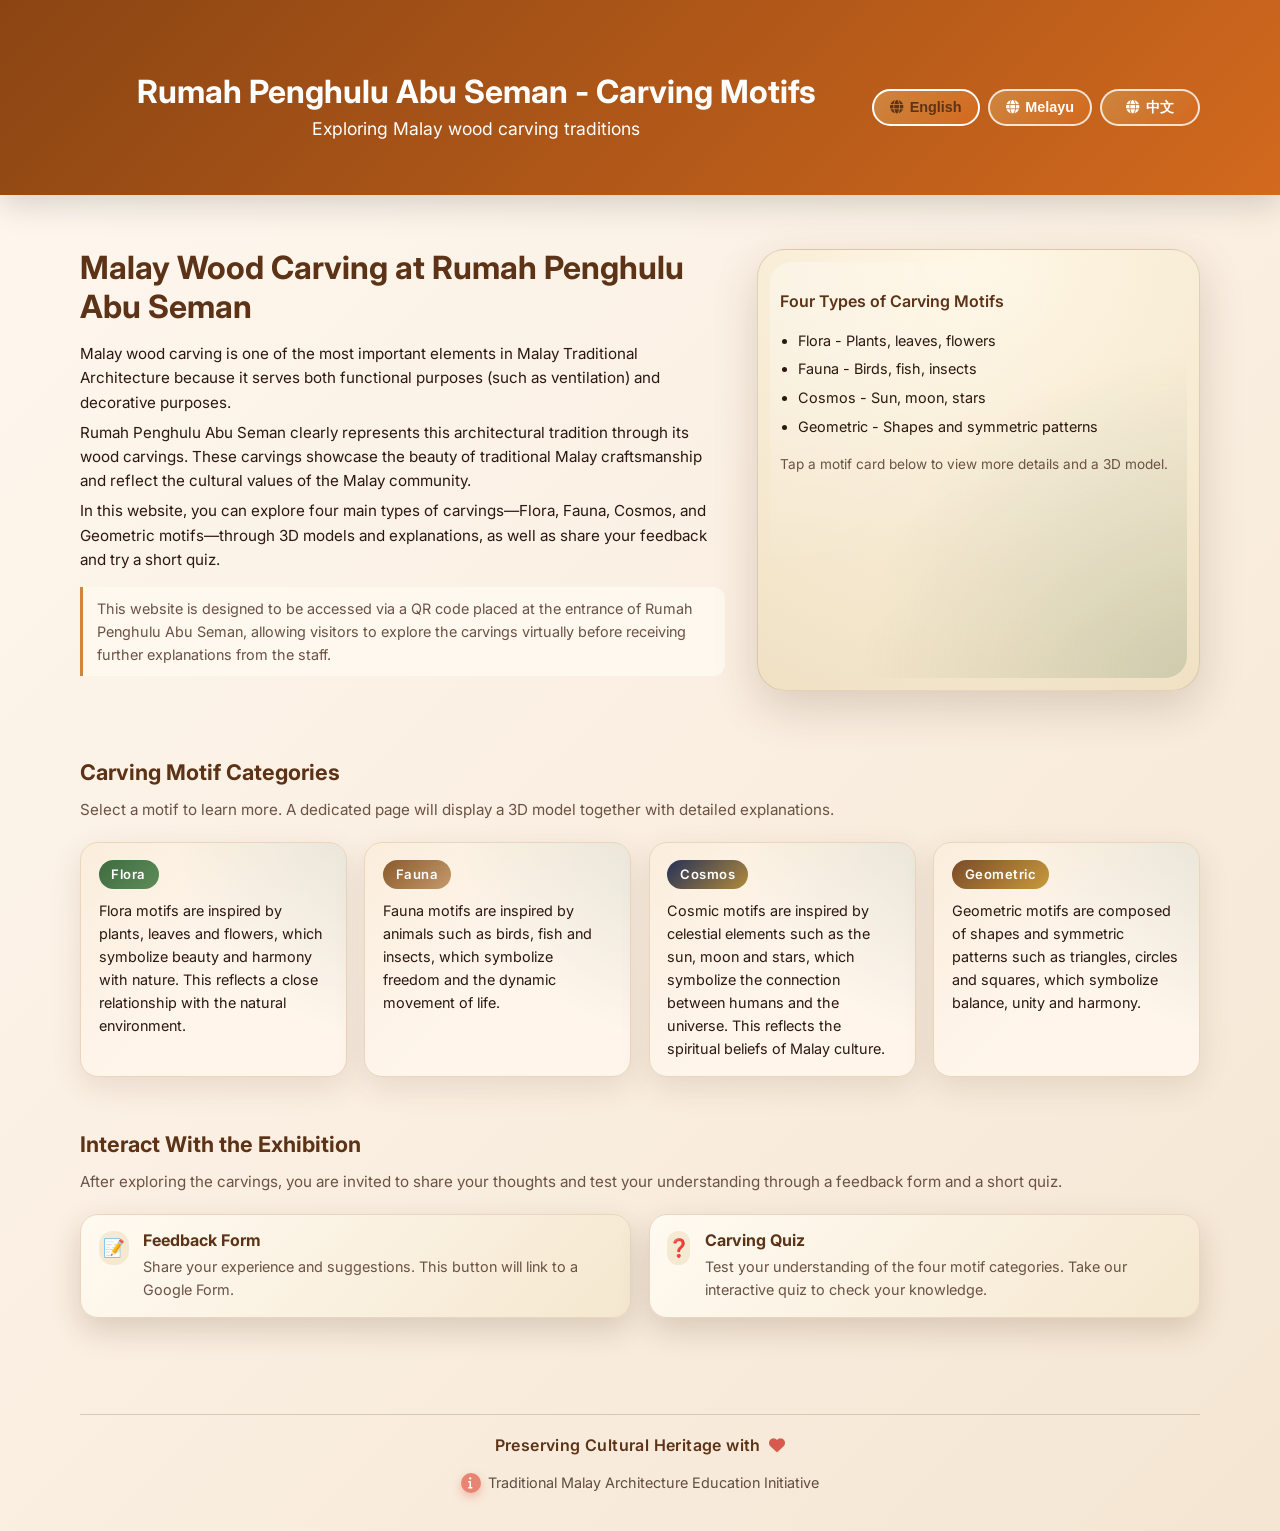
<file: index.html>
<!DOCTYPE html>
<html lang="en">
  <head>
    <meta charset="UTF-8" />
    <meta name="viewport" content="width=device-width, initial-scale=1.0" />
    <title>Rumah Penghulu Abu Seman - Carving Motifs</title>
    <link rel="stylesheet" href="styles.css" />
    <link
      rel="stylesheet"
      href="https://cdnjs.cloudflare.com/ajax/libs/font-awesome/6.5.2/css/all.min.css"
    />
  </head>
  <body>
    <header class="site-header">
      <div class="container header-content">
        <div class="logo-group">
          <div class="logo-text">
            <div class="logo-title" data-i18n="siteTitle">
              Rumah Penghulu Abu Seman - Carving Motifs
            </div>
            <div class="logo-subtitle" data-i18n="siteSubtitle">
               Exploring Malay wood carving traditions
            </div>
          </div>
        </div>

        <div class="lang-picker">
          <button class="lang-btn active" data-lang="en"><i class="fas fa-globe"></i> English</button>
          <button class="lang-btn" data-lang="ms"><i class="fas fa-globe"></i> Melayu</button>
          <button class="lang-btn" data-lang="zh"><i class="fas fa-globe"></i> 中文</button>
        </div>
      </div>
    </header>

    <main>
      <section class="hero">
        <div class="container hero-grid">
          <div class="hero-text">
            <h1 data-i18n="heroTitle">
              Malay Wood Carving at Rumah Penghulu Abu Seman
            </h1>
              <p class="lead" data-i18n="heroLead1"></p>
              <p class="lead" data-i18n="heroLead2"></p>
              <p class="lead" data-i18n="heroLead3"></p>
              <p class="note" data-i18n="heroNote"></p>
          </div>
          <div class="hero-card">
            <div class="hero-card-inner">
              <p class="hero-card-title" data-i18n="heroCardTitle"></p>
              <ul>
                <li data-i18n="heroCardItem1">Flora - Plants, leaves, flowers</li>
                <li data-i18n="heroCardItem2">Fauna - Birds, fish, insects</li>
                <li data-i18n="heroCardItem3">Cosmos - Sun, moon, stars</li>
                <li data-i18n="heroCardItem4">Geometric - Shapes and symmetric patterns</li>
              </ul>
              <p class="hero-card-footer" data-i18n="heroCardFooter"></p>
            </div>
          </div>
        </div>
      </section>

      <section class="motif-section">
        <div class="container">
          <h2 data-i18n="motifSectionTitle">Carving Motif Categories</h2>
          <p class="section-intro" data-i18n="motifSectionIntro"></p>

          <div class="card-grid">
            <a href="motif-flora.html" class="motif-card flora">
              <div class="motif-label" data-i18n="motifFloraTitle">Flora</div>
              <p data-i18n="motifFloraDesc"></p>
            </a>

            <a href="motif-fauna.html" class="motif-card fauna">
              <div class="motif-label" data-i18n="motifFaunaTitle">Fauna</div>
              <p data-i18n="motifFaunaDesc"></p>
            </a>

            <a href="motif-cosmos.html" class="motif-card cosmos">
              <div class="motif-label" data-i18n="motifCosmosTitle">Cosmos</div>
              <p data-i18n="motifCosmosDesc"></p>
            </a>

            <a href="motif-geometric.html" class="motif-card geometric">
              <div class="motif-label" data-i18n="motifGeometricTitle">Geometric</div>
              <p data-i18n="motifGeometricDesc"></p>
            </a>

          </div>
        </div>
      </section>

      <section class="interaction-section">
        <div class="container">
          <h2 data-i18n="interactionTitle">Interact With the Exhibition</h2>
          <p class="section-intro" data-i18n="interactionIntro"></p>

          <div class="card-grid two-column">
            <a
            href="https://docs.google.com/forms/d/16utQ6j-jOOymM-u_OnStW7v8WxXpVo8dsPJca0ePiyQ/viewform?usp=sf_link"
            class="action-card feedback"
            target="_blank"
            rel="noopener noreferrer"
            >
              <div class="action-icon">📝</div>
              <div>
                <h3 data-i18n="feedbackTitle">Feedback Form</h3>
                <p data-i18n="feedbackDesc"></p>
              </div>
            </a>

            <a 
            href="quiz.html"
            class="action-card quiz"
            >
              <div class="action-icon">❓</div>
              <div>
                <h3 id="quiz-card" data-i18n="quizTitle">Carving Quiz</h3>
                <p data-i18n="quizDesc"></p>
              </div>
            </a>
          </div>
          <br><br>
          <!-- <div class="admin-intro" data-i18n="adminIntro">
            <a href="/export/submissions" id="export-submissions-btn" class="btn btn-warning hidden" target="_blank" data-i18n="exportSubmissions">
                <i class="fas fa-download"></i> Export Submissions Data
            </a>
            
            <a href="/export/stats" id="export-stats-btn" class="btn btn-warning hidden" target="_blank" data-i18n="exportStats">
                <i class="fas fa-download"></i> Export Quiz Stats
            </a>
        </div> -->
        </div>
      </section>
    </main>

    <footer class="site-footer">
      <div class="container footer-content">
        <div class="footer-line">
          <span data-i18n="footerTextLead">Preserving Cultural Heritage with</span>
            <i class="fas fa-heart footer-heart"></i>
        </div>
        <p class="footer-subtext">
          <span class="footer-info-icon"><i class="fas fa-info"></i></span>
          <span data-i18n="footerSubtext">Traditional Malay Architecture Education Initiative</span>
        </p>
      </div>
    </footer>

    <script src="script.js"></script>
    <!-- <script src="quiz.js"></script> -->
  </body>
</html>
</file>
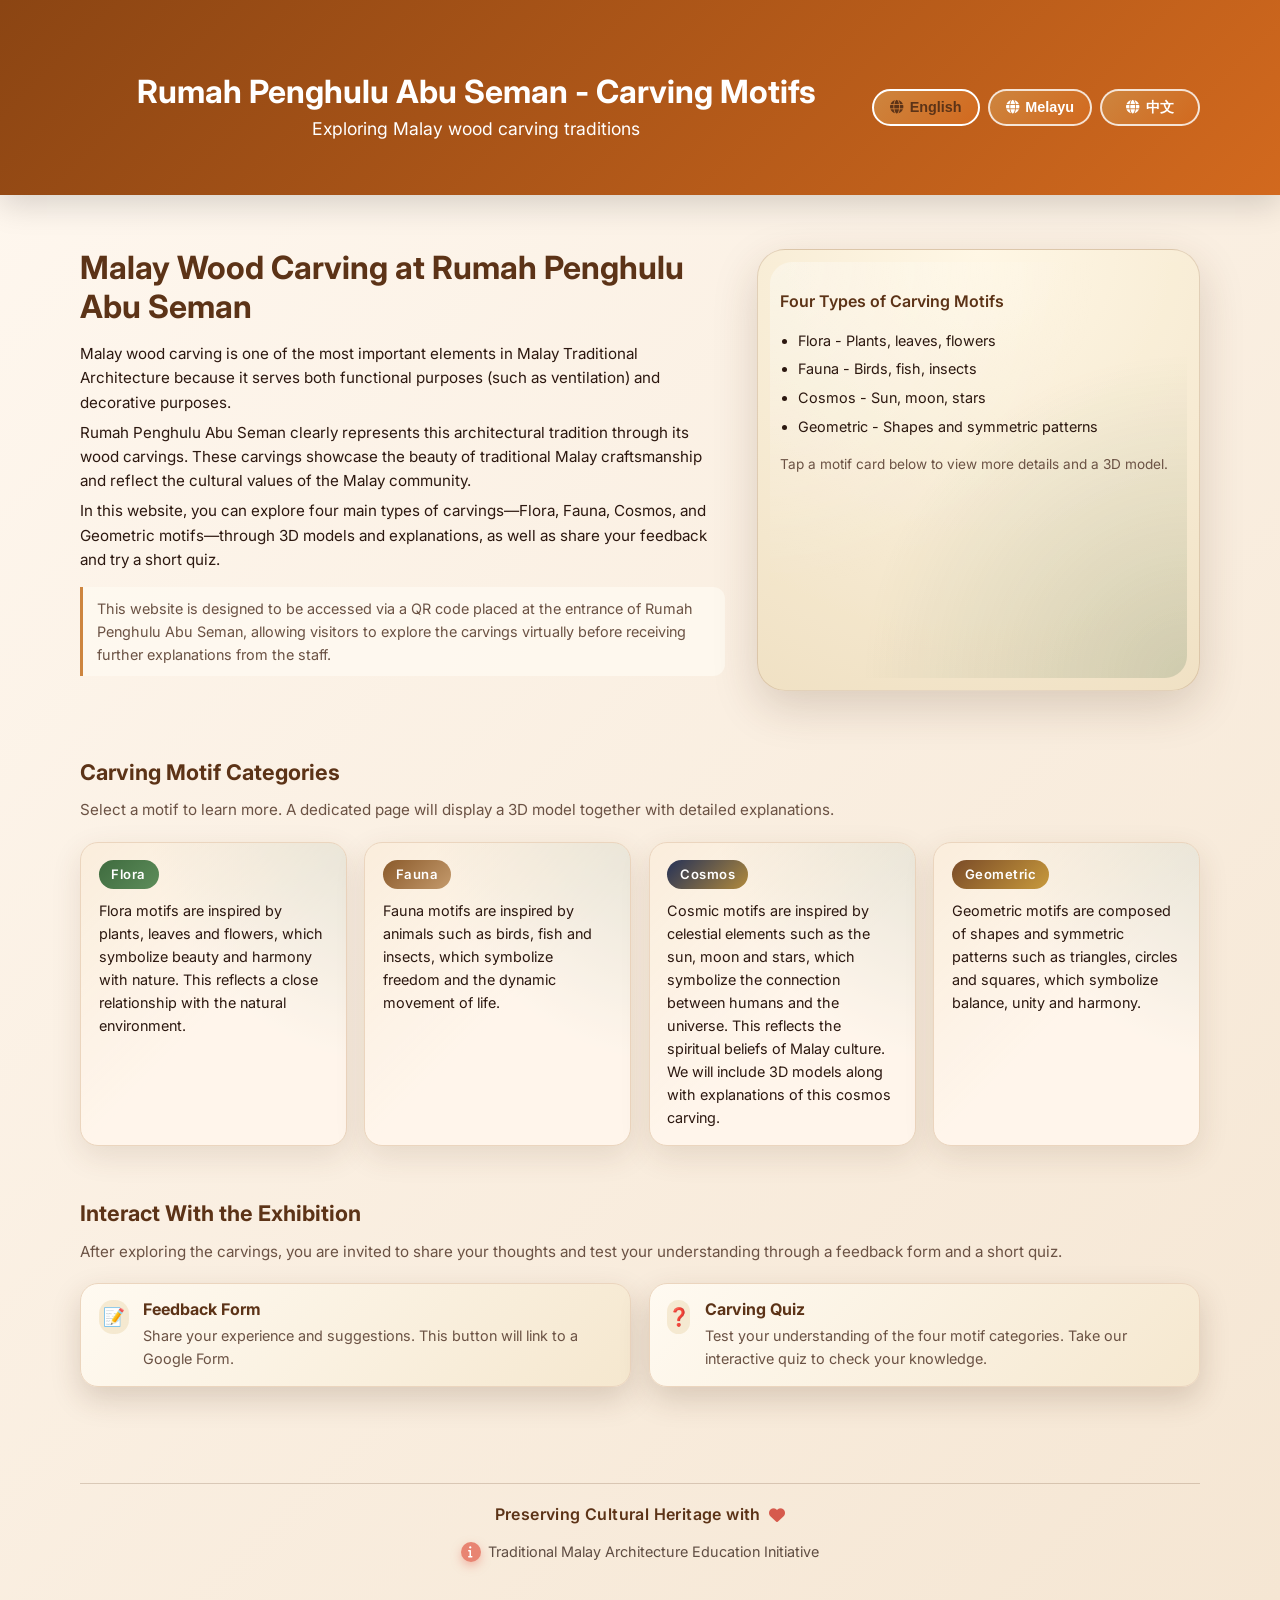
<file: frontend/index.html>
<!DOCTYPE html>
<html lang="en">
  <head>
    <meta charset="UTF-8" />
    <meta name="viewport" content="width=device-width, initial-scale=1.0" />
    <title>Rumah Penghulu Abu Seman - Carving Motifs</title>
    <link rel="stylesheet" href="styles.css" />
    <link
      rel="stylesheet"
      href="https://cdnjs.cloudflare.com/ajax/libs/font-awesome/6.5.2/css/all.min.css"
    />
  </head>
  <body>
    <header class="site-header">
      <div class="container header-content">
        <div class="logo-group">
          <div class="logo-text">
            <div class="logo-title" data-i18n="siteTitle">
              Rumah Penghulu Abu Seman - Carving Motifs
            </div>
            <div class="logo-subtitle" data-i18n="siteSubtitle">
               Exploring Malay wood carving traditions
            </div>
          </div>
        </div>

        <div class="lang-picker">
          <button class="lang-btn active" data-lang="en"><i class="fas fa-globe"></i> English</button>
          <button class="lang-btn" data-lang="ms"><i class="fas fa-globe"></i> Melayu</button>
          <button class="lang-btn" data-lang="zh"><i class="fas fa-globe"></i> 中文</button>
        </div>
      </div>
    </header>

    <main>
      <section class="hero">
        <div class="container hero-grid">
          <div class="hero-text">
            <h1 data-i18n="heroTitle">
              Malay Wood Carving at Rumah Penghulu Abu Seman
            </h1>
              <p class="lead" data-i18n="heroLead1"></p>
              <p class="lead" data-i18n="heroLead2"></p>
              <p class="lead" data-i18n="heroLead3"></p>
              <p class="note" data-i18n="heroNote"></p>
          </div>
          <div class="hero-card">
            <div class="hero-card-inner">
              <p class="hero-card-title" data-i18n="heroCardTitle"></p>
              <ul>
                <li data-i18n="heroCardItem1">Flora - Plants, leaves, flowers</li>
                <li data-i18n="heroCardItem2">Fauna - Birds, fish, insects</li>
                <li data-i18n="heroCardItem3">Cosmos - Sun, moon, stars</li>
                <li data-i18n="heroCardItem4">Geometric - Shapes and symmetric patterns</li>
              </ul>
              <p class="hero-card-footer" data-i18n="heroCardFooter"></p>
            </div>
          </div>
        </div>
      </section>

      <section class="motif-section">
        <div class="container">
          <h2 data-i18n="motifSectionTitle">Carving Motif Categories</h2>
          <p class="section-intro" data-i18n="motifSectionIntro"></p>

          <div class="card-grid">
            <a href="motif-flora.html" class="motif-card flora">
              <div class="motif-label" data-i18n="motifFloraTitle">Flora</div>
              <p data-i18n="motifFloraDesc"></p>
            </a>

            <a href="motif-fauna.html" class="motif-card fauna">
              <div class="motif-label" data-i18n="motifFaunaTitle">Fauna</div>
              <p data-i18n="motifFaunaDesc"></p>
            </a>

            <a href="motif-cosmos.html" class="motif-card cosmos">
              <div class="motif-label" data-i18n="motifCosmosTitle">Cosmos</div>
              <p data-i18n="motifCosmosDesc"></p>
            </a>

            <a href="motif-geometric.html" class="motif-card geometric">
              <div class="motif-label" data-i18n="motifGeometricTitle">Geometric</div>
              <p data-i18n="motifGeometricDesc"></p>
            </a>

          </div>
        </div>
      </section>

      <section class="interaction-section">
        <div class="container">
          <h2 data-i18n="interactionTitle">Interact With the Exhibition</h2>
          <p class="section-intro" data-i18n="interactionIntro"></p>

          <div class="card-grid two-column">
            <a
            href="https://docs.google.com/forms/d/16utQ6j-jOOymM-u_OnStW7v8WxXpVo8dsPJca0ePiyQ/viewform?usp=sf_link"
            class="action-card feedback"
            target="_blank"
            rel="noopener noreferrer"
            >
              <div class="action-icon">📝</div>
              <div>
                <h3 data-i18n="feedbackTitle">Feedback Form</h3>
                <p data-i18n="feedbackDesc"></p>
              </div>
            </a>

            <a 
            href="quiz.html"
            class="action-card quiz"
            >
              <div class="action-icon">❓</div>
              <div>
                <h3 id="quiz-card" data-i18n="quizTitle">Carving Quiz</h3>
                <p data-i18n="quizDesc"></p>
              </div>
            </a>
          </div>
          <br><br>
          <div class="admin-intro" data-i18n="adminIntro">
            <a href="/export/submissions" id="export-submissions-btn" class="btn btn-warning hidden" target="_blank" data-i18n="exportSubmissions">
                <i class="fas fa-download"></i> Export Submissions Data
            </a>
            
            <a href="/export/stats" id="export-stats-btn" class="btn btn-warning hidden" target="_blank" data-i18n="exportStats">
                <i class="fas fa-download"></i> Export Quiz Stats
            </a>
        </div>
        </div>
      </section>
    </main>

    <footer class="site-footer">
      <div class="container footer-content">
        <div class="footer-line">
          <span data-i18n="footerTextLead">Preserving Cultural Heritage with</span>
            <i class="fas fa-heart footer-heart"></i>
        </div>
        <p class="footer-subtext">
          <span class="footer-info-icon"><i class="fas fa-info"></i></span>
          <span data-i18n="footerSubtext">Traditional Malay Architecture Education Initiative</span>
        </p>
      </div>
    </footer>

    <script src="script.js"></script>
    <script src="quiz.js"></script>
  </body>
</html>
</file>
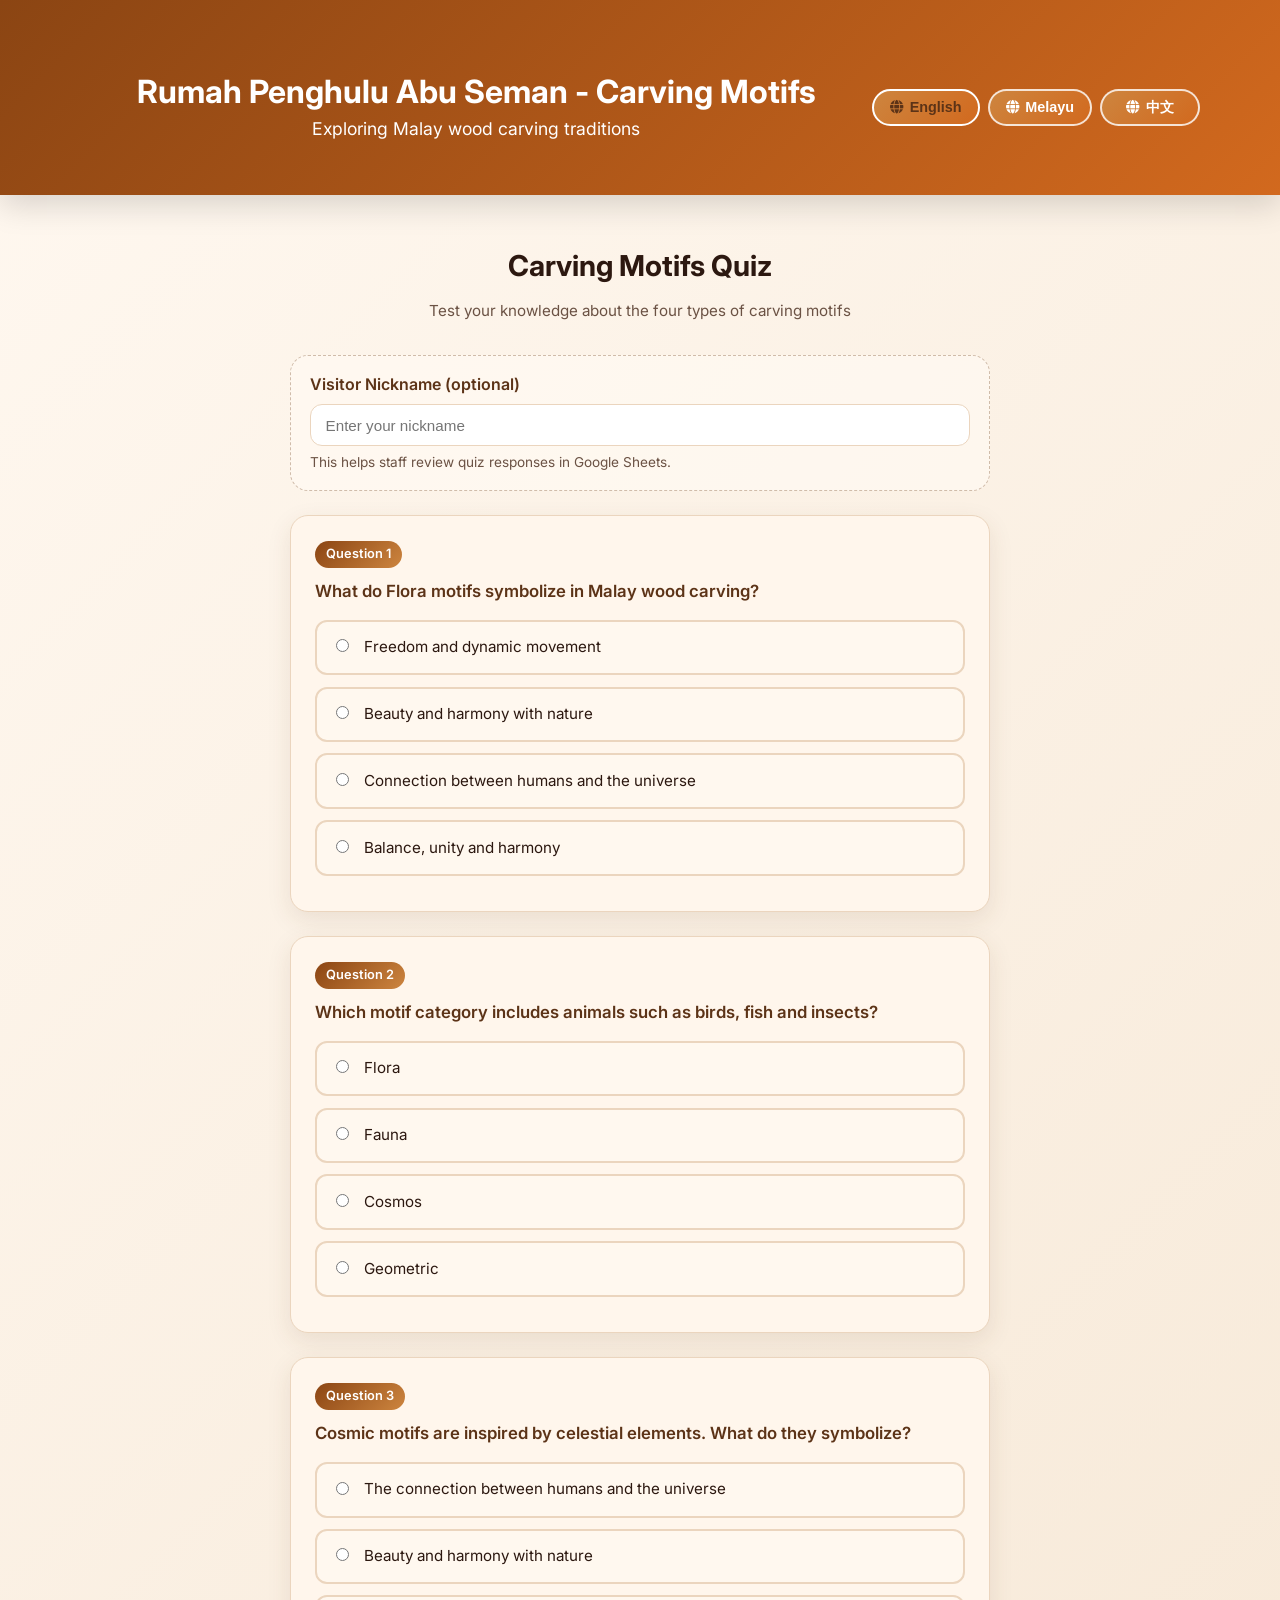
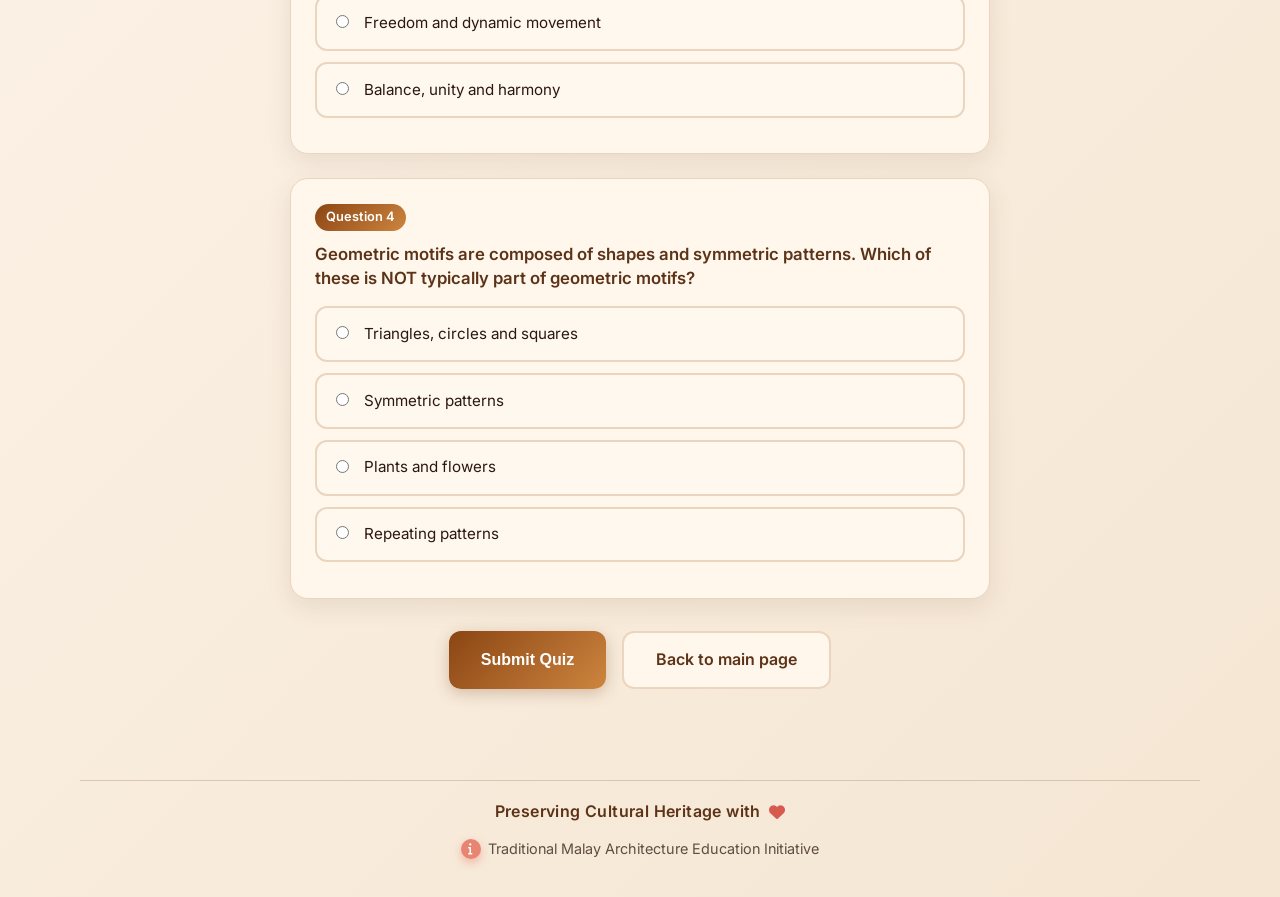
<file: frontend/quiz.html>
<!DOCTYPE html>
<html lang="en">
<head>
  <meta charset="UTF-8" />
  <meta name="viewport" content="width=device-width, initial-scale=1.0" />
  <title>Carving Quiz – Rumah Penghulu Abu Seman</title>
  <link rel="stylesheet" href="styles.css" />
  <link
    rel="stylesheet"
    href="https://cdnjs.cloudflare.com/ajax/libs/font-awesome/6.5.2/css/all.min.css"
  />
</head>
<body>

  <header class="site-header">
    <div class="container header-content">
      <div class="logo-group">
        <div class="logo-text">
          <div class="logo-title" data-i18n="siteTitle"></div>
          <div class="logo-subtitle" data-i18n="siteSubtitle"></div>
        </div>
      </div>

      <div class="lang-picker">
        <button class="lang-btn active" data-lang="en"><i class="fas fa-globe"></i> English</button>
        <button class="lang-btn" data-lang="ms"><i class="fas fa-globe"></i> Melayu</button>
        <button class="lang-btn" data-lang="zh"><i class="fas fa-globe"></i> 中文</button>
      </div>
    </div>
  </header>

  <main>
    <section class="hero">
      <div class="container quiz-container">
        <div class="quiz-header">
          <h1 data-i18n="quizPageTitle">Carving Motifs Quiz</h1>
          <p data-i18n="quizPageSubtitle"></p>
        </div>

        <div class="user-id-wrapper">
          <label for="user-id-input" data-i18n="userIdLabel"></label>
          <input
            type="text"
            id="user-id-input"
            data-i18n-placeholder="userIdPlaceholder"
            placeholder="Enter your initials or ticket number"
          />
          <small data-i18n="userIdHelp"></small>
        </div>

        <div id="quiz-content">

          <div class="quiz-actions">
            <button class="btn btn-primary" id="submit-btn" data-i18n="submitQuiz">Submit Quiz</button>
            <a href="index.html" class="btn btn-secondary" data-i18n="backToMain">Back to Main</a>
          </div>
        </div>

        <div id="results-container" class="results-container hidden">
          <h2 data-i18n="quizResults">Quiz Results</h2>
          <div class="score-display" id="score-display">0/4</div>
          <p class="results-message" id="results-message"></p>

          <div class="results-details">
            <h3 data-i18n="yourAnswers">Your Answers</h3>
            <div id="answers-list"></div>
          </div>

          <div class="quiz-actions">
            <button class="btn btn-primary" id="retake-btn" data-i18n="retakeQuiz">Retake Quiz</button>
            <a href="index.html" class="btn btn-secondary" data-i18n="backToMain">Back to Main</a>
          </div>
        </div>

        <div class="admin-actions">
            <a href="/export/submissions" id="export-submissions-btn" class="btn btn-warning hidden" target="_blank" data-i18n="exportData">
                <i class="fas fa-download"></i> Export Quiz Data
            </a>
            <a href="/export/stats" id="export-stats-btn" class="btn btn-warning hidden" target="_blank" data-i18n="exportStats">
                        <i class="fas fa-download"></i> Export Quiz Stats
            </a>
        </div>

      </div>
    </section>
  </main>

  <footer class="site-footer">
    <div class="container footer-content">
      <div class="footer-line">
        <span data-i18n="footerTextLead"></span>
        <i class="fas fa-heart footer-heart"></i>
      </div>
      <p class="footer-subtext">
        <span class="footer-info-icon"><i class="fas fa-info"></i></span>
        <span data-i18n="footerSubtext"></span>
      </p>
    </div>
  </footer>

  <script src="script.js"></script>
  <script src="quiz.js"></script>
  
</body>
</html>
</file>
<file: styles.css>
@import url('https://fonts.googleapis.com/css2?family=Inter:wght@400;500;600;700&display=swap');

/* Heritage-inspired color palette */
:root {
  /* Core Colors */
  --primary-color: #8b4513;
  --secondary-color: #d2691e;
  --accent-color: #cd853f;
  --dark-brown: #5c3317;
  --light-bg: #fff8f0;
  --text-dark: #2c1810;
  --text-light: #6b5244;

  /* Aliases */
  --bg-body: var(--light-bg);
  --bg-card: #fff6ec;
  --bg-hero: #f8e9d5;
  --primary: var(--primary-color);
  --primary-dark: var(--dark-brown);
  --accent-gold: var(--accent-color);
  --accent-green: #3f6b3f;

  /* UI Elements */
  --text-main: var(--text-dark);
  --text-muted: var(--text-light);
  --border-soft: #ebd5be;
  --shadow-soft: 0 16px 45px rgba(76, 46, 24, 0.18);
  --radius-lg: 18px;
  --radius-md: 12px;
  --radius-pill: 999px;
}

*,*::before,*::after {
  box-sizing: border-box;
}

body {
  margin: 0;
  font-family: 'Inter', system-ui, -apple-system, BlinkMacSystemFont, 'Segoe UI',
    sans-serif;
  background: linear-gradient(135deg, #fff8f0 0%, #f5e6d3 100%);
  color: var(--text-main);
  line-height: 1.6;
  min-height: 100vh;
}

a {
  color: inherit;
  text-decoration: none;
}

img {
  max-width: 100%;
  height: auto;
  display: block;
}

.container {
  width: min(1120px, 100% - 3rem);
  margin: 0 auto;
}

/* --- Typography & Layout --- */
h1, h2, h3 {
    margin-top: 0;
    line-height: 1.2;
}

h2 {
  margin: 0 0 0.8rem;
  font-size: 1.35rem;
  color: var(--primary-dark);
}

.section-intro {
  margin: 0 0 1.2rem;
  font-size: 0.95rem;
  color: var(--text-muted);
}

section {
  padding: 1.7rem 0;
}

/* --- Header & Navigation --- */
.site-header {
  text-align: center;
  padding: 60px 0 40px;
  background: linear-gradient(135deg, var(--primary-color) 0%, var(--secondary-color) 100%);
  color: white;
  box-shadow: 0 10px 30px rgba(0, 0, 0, 0.15);
  position: relative;
  overflow: hidden;
}

.header-content {
  display: flex;
  align-items: center;
  justify-content: space-between;
  padding: 0.8rem 0;
}

.logo-group {
  text-align: center;
  width: 100%;
}

.logo-title {
  font-size: 2rem;          
  font-weight: 700;         
  margin-bottom: 5px;
  line-height: 1.2;
  color: white;
}

.logo-subtitle {
  font-size: 1.1rem;        
  font-weight: 400;
  margin-top: 2px;
  line-height: 1.4;
  color: white;
}

.lang-picker {
  display: flex;
  gap: 0.5rem;         
  justify-content: center; 
  margin: 1rem 0;      
}

.lang-btn {
  display: flex;
  align-items: center;
  justify-content: center;
  gap: 0.35rem;
  padding: 0.45rem 1rem;
  min-width: 100px;
  border-radius: var(--radius-pill);
  border: 2px solid rgba(255, 255, 255, 0.8); 
  background: linear-gradient(135deg, var(--accent-gold), var(--secondary-color));
  color: white;
  font-weight: 600;
  font-size: 0.9rem;
  cursor: pointer;
  transition: all 0.25s ease;
}

.lang-btn:hover {
  background: linear-gradient(135deg, var(--secondary-color), var(--accent-gold));
  color: var(--primary-dark);
  border-color: #fff;
}

.lang-btn.active {
  background-color: #fff; 
  color: var(--primary-dark);
  border-color: #fff;
}

.lang-btn i {
  font-size: 0.85rem;
} 

.logo-mark {
  width: 54px;
  height: 54px;
  border-radius: 50%;
  background: radial-gradient(circle at 30% 20%, #ffe9c9, #c4874a 65%, #8b4513);
  box-shadow: inset 4px 6px 12px rgba(255, 255, 255, 0.6),
    inset -6px -10px 18px rgba(88, 46, 20, 0.55),
    0 14px 30px rgba(68, 34, 14, 0.35);
  display: flex;
  align-items: center;
  justify-content: center;
  font-weight: 700;
  letter-spacing: 1px;
  font-size: 1rem;
  color: #fffaf2;
} 

.logo-text {
  flex: 1;
}

.lang-btn.active i {
  color: var(--primary-dark);   
} 

/* Hero section */
.hero {
  position: relative;
  padding: 3.4rem 0 2.6rem;
}

.hero-grid {
  display: grid;
  grid-template-columns: minmax(0, 1.6fr) minmax(0, 1.1fr);
  gap: 2rem;
  align-items: stretch;
}
 
.hero::before {
  display: none;
} 

.hero-text h1 {
  font-size: clamp(1.8rem, 2.5vw, 2.3rem);
  line-height: 1.2;
  margin: 0 0 1rem;
  color: var(--primary-dark);
}

.lead {
  margin: 0.35rem 0;
  font-size: 0.95rem;
}

.note {
  margin-top: 0.9rem;
  padding: 0.65rem 0.9rem;
  border-left: 3px solid var(--accent-gold);
  background: rgba(255, 250, 242, 0.8);
  border-radius: 0 var(--radius-md) var(--radius-md) 0;
  font-size: 0.9rem;
  color: var(--text-muted);
}

.hero-card {
  align-self: stretch;
}

.hero-card-inner {
  height: 100%;
  background: radial-gradient(circle at top, #fff7e5, #f0e1c4);
  border-radius: 28px;
  border: 1px solid rgba(122, 75, 40, 0.18);
  box-shadow: var(--shadow-soft);
  padding: 1.4rem 1.4rem 1.2rem;
  position: relative;
  overflow: hidden;
}

.hero-card-inner::before {
  content: '';
  position: absolute;
  inset: 12px;
  border-radius: 22px;
  pointer-events: none;
  background-image: radial-gradient(
      circle at 0 0,
      rgba(255, 255, 255, 0.45),
      transparent 55%
    ),
    radial-gradient(
      circle at 100% 100%,
      rgba(47, 93, 58, 0.2),
      transparent 55%
    );
  opacity: 0.85;
} 

.hero-card-title {
  position: relative;
  font-weight: 600;
  font-size: 1rem;
  color: var(--primary-dark);
  margin-bottom: 0.9rem;
}

.hero-card ul {
  position: relative;
  padding-left: 1.1rem;
  margin: 0 0 1rem;
  font-size: 0.9rem;
}

.hero-card li {
  margin-bottom: 0.35rem;
}

.hero-card-footer {
  position: relative;
  font-size: 0.85rem;
  color: var(--text-muted);
}

/* --- Motif Cards & Action Cards --- */
.card-grid {
  display: grid;
  grid-template-columns: repeat(auto-fit, minmax(210px, 1fr));
  gap: 1.1rem;
}

.card-grid.two-column {
  grid-template-columns: repeat(auto-fit, minmax(260px, 1fr));
}

.motif-card {
  position: relative;
  background: var(--bg-card);
  border-radius: var(--radius-lg);
  padding: 1.1rem 1.1rem 1rem;
  border: 1px solid var(--border-soft);
  box-shadow: 0 10px 30px rgba(88, 59, 34, 0.12);
  cursor: pointer;
  overflow: hidden;
  transition: transform 0.18s ease, box-shadow 0.18s ease, border-color 0.18s ease;
}

.motif-card:hover {
  transform: translateY(-4px);
  box-shadow: 0 18px 40px rgba(71, 44, 25, 0.3);
  border-color: rgba(122, 75, 40, 0.45);
}

.motif-card::before {
  content: '';
  position: absolute;
  inset: 0;
  background-image: linear-gradient(
      135deg,
      rgba(200, 154, 60, 0.12),
      transparent 55%
    ),
    radial-gradient(
      circle at 120% -10%,
      rgba(47, 93, 58, 0.18),
      transparent 55%
    );
  opacity: 0.7;
  pointer-events: none;
}

.motif-card .motif-label {
  position: relative;
  display: inline-flex;
  align-items: center;
  justify-content: center;
  padding: 0.25rem 0.8rem;
  border-radius: var(--radius-pill);
  font-size: 0.82rem;
  font-weight: 600;
  letter-spacing: 0.5px;
  color: #fff;
}

.motif-card p {
  position: relative;
  margin: 0.6rem 0 0;
  font-size: 0.9rem;
}

/* Motif Card Colors */
.motif-card.flora .motif-label { background: linear-gradient(135deg, var(--accent-green), #5d8d5a);}
.motif-card.fauna .motif-label { background: linear-gradient(135deg, #8a5a2b, #c49a6c);}
.motif-card.cosmos .motif-label { background: linear-gradient(135deg, #263257, #b18a3d);}
.motif-card.geometric .motif-label { background: linear-gradient(135deg, #7a4b28, #c89a3c);}

/* Interaction Cards */
.action-card {
  display: flex;
  gap: 0.9rem;
  align-items: flex-start;
  padding: 1rem 1.1rem;
  border-radius: var(--radius-lg);
  border: 1px solid var(--border-soft);
  background: linear-gradient( 135deg, rgba(255, 250, 242, 0.98), rgba(245, 231, 207, 0.98));
  box-shadow: 0 12px 30px rgba(75, 44, 23, 0.18);
  cursor: pointer;
  transition: transform 0.18s ease, box-shadow 0.18s ease, border-color 0.18s ease;
}

.action-card:hover {
  transform: translateY(-3px);
  box-shadow: 0 16px 40px rgba(75, 44, 23, 0.28);
  border-color: rgba(122, 75, 40, 0.5);
}

.action-icon {
  width: 34px;
  height: 34px;
  border-radius: 14px;
  display: flex;
  align-items: center;
  justify-content: center;
  background: rgba(200, 154, 60, 0.16);
  font-size: 1.1rem;
}

.action-card h3 {
  margin: 0 0 0.3rem;
  font-size: 1rem;
  color: var(--primary-dark);
}

.action-card p {
  margin: 0;
  font-size: 0.9rem;
  color: var(--text-muted);
}

/* Detail Pages */
.detail-hero {
  padding: 2.1rem 0 1.4rem;
}

.detail-layout {
  display: grid;
  grid-template-columns: minmax(0, 1.4fr) minmax(0, 1.2fr);
  gap: 1.8rem;
  align-items: flex-start;
}

.breadcrumb {
  font-size: 0.8rem;
  color: var(--text-muted);
  margin-bottom: 0.8rem;
}

.breadcrumb a {
  text-decoration: underline;
  text-underline-offset: 2px;
}

.detail-title {
  font-size: 1.6rem;
  margin: 0 0 0.3rem;
  color: var(--primary-dark);
}

.detail-tagline {
  margin: 0 0 0.8rem;
  font-size: 0.95rem;
  color: var(--text-muted);
}

.detail-text p {
  margin: 0.4rem 0;
  font-size: 0.95rem;
}

.detail-box {
  background: var(--bg-card);
  border-radius: 24px;
  padding: 1.1rem 1.1rem 1rem;
  border: 1px solid var(--border-soft);
  box-shadow: var(--shadow-soft);
}

.badge {
  display: inline-flex;
  align-items: center;
  gap: 0.4rem;
  padding: 0.18rem 0.7rem;
  margin-bottom: 0.4rem;
  border-radius: var(--radius-pill);
  font-size: 0.78rem;
  color: #fff;
}

.badge span {
  font-size: 0.85rem;
}

/* Shared Badge Colors */
.badge-flora { background: linear-gradient(135deg, var(--accent-green), #86aa6c); }
.badge-fauna { background: linear-gradient(135deg, #8a5a2b, #d0a472); }
.badge-cosmos { background: linear-gradient(135deg, #263257, #c49e4a); }
.badge-geometric { background: linear-gradient(135deg, #7a4b28, #c89a3c); }

/* Model Viewer Container Styling */
model-viewer {
  width: 100%;
  height: 400px;
  display: block;
  border: none;
  border-radius: 16px;
}

.model-viewer-container,
.model-placeholder {
  border-radius: 22px;
  padding: 1.2rem 1rem;
  background: var(--bg-card);
  border: 1px solid var(--border-soft);
  box-shadow: 0 10px 30px rgba(88, 59, 34, 0.12);
}

.back-link {
  display: inline-flex;
  align-items: center;
  gap: 0.3rem;
  font-size: 0.85rem;
  color: var(--primary-dark);
  text-decoration: none;
  text-underline-offset: 2px;
  margin-top: 0.6rem;
}

.back-link span {
  text-decoration: underline;
}


/* Section shared styles */
section {
  padding: 1.7rem 0;
}

h2 {
  margin: 0 0 0.8rem;
  font-size: 1.35rem;
  color: var(--primary-dark);
}

.section-intro {
  margin: 0 0 1.2rem;
  font-size: 0.95rem;
  color: var(--text-muted);
}


/* Quiz */
.quiz-container {
  max-width: 700px;
  margin: 0 auto;
}

.quiz-header {
  text-align: center;
  margin-bottom: 2rem;
}

.quiz-header h1 {
  font-size: 1.8rem;
  margin-bottom: 0.5rem;
}

.quiz-header p {
  color: var(--text-muted);
  font-size: 0.95rem;
}

.question-block {
  background: var(--bg-card);
  border-radius: var(--radius-lg);
  padding: 1.5rem;
  margin-bottom: 1.5rem;
  border: 1px solid var(--border-soft);
  box-shadow: 0 8px 25px rgba(88, 59, 34, 0.1);
}

.question-number {
  display: inline-block;
  background: linear-gradient(135deg, var(--primary), var(--accent-gold));
  color: #fff;
  padding: 0.2rem 0.7rem;
  border-radius: var(--radius-pill);
  font-size: 0.8rem;
  font-weight: 600;
  margin-bottom: 0.8rem;
}

.question-text {
  font-size: 1.05rem;
  font-weight: 600;
  color: var(--primary-dark);
  margin-bottom: 1rem;
  line-height: 1.4;
}

/* User ID input */
.user-id-wrapper {
  margin-bottom: 1.5rem;
  padding: 1rem 1.2rem;
  border-radius: var(--radius-lg);
  border: 1px dashed rgba(122, 75, 40, 0.35);
  background: rgba(255, 250, 242, 0.7);
}

.user-id-wrapper label {
  display: block;
  font-weight: 600;
  color: var(--primary-dark);
  margin-bottom: 0.4rem;
}

.user-id-wrapper input {
  width: 100%;
  padding: 0.7rem 0.9rem;
  border-radius: var(--radius-md);
  border: 1px solid var(--border-soft);
  font-size: 0.95rem;
}

.user-id-wrapper small {
  display: block;
  margin-top: 0.4rem;
  color: var(--text-muted);
  font-size: 0.85rem;
}

.options-list {
  list-style: none;
  padding: 0;
  margin: 0;
}

.option-item {
  margin-bottom: 0.7rem;
}

.option-label {
  display: flex;
  align-items: flex-start;
  gap: 0.7rem;
  padding: 0.9rem;
  border-radius: var(--radius-md);
  border: 2px solid var(--border-soft);
  background: rgba(255, 250, 242, 0.6);
  cursor: pointer;
  transition: all 0.2s ease;
}

.option-label:hover {
  background: rgba(240, 225, 196, 0.8);
  border-color: rgba(122, 75, 40, 0.4);
}

.option-label input[type='radio'] {
  margin-top: 0.2rem;
  cursor: pointer;
  accent-color: var(--primary);
}

.option-label input[type='radio']:checked + .option-text {
  color: var(--primary-dark);
  font-weight: 500;
}

.option-label:has(input[type='radio']:checked) {
  border-color: var(--primary);
  background: rgba(122, 75, 40, 0.08);
}

.option-text {
  flex: 1;
  font-size: 0.95rem;
  line-height: 1.5;
}

.quiz-actions {
  display: flex;
  gap: 1rem;
  justify-content: center;
  margin-top: 2rem;
  margin-bottom: 2rem;
  text-align: center;
  align-items: center;
  flex-wrap: wrap;
}

.btn {
  padding: 0.9rem 2rem;
  border-radius: var(--radius-md);
  border: none;
  font-size: 1rem;
  font-weight: 600;
  cursor: pointer;
  transition: all 0.2s ease;
}

.btn-warning:hover {
  background: linear-gradient(135deg, #e67e22, #d35400);
  transform: translateY(-2px);
  box-shadow: 0 6px 20px rgba(243, 156, 18, 0.4);
}

.btn-primary {
  background: linear-gradient(135deg, var(--primary), var(--accent-gold));
  color: #fff;
  box-shadow: 0 4px 15px rgba(122, 75, 40, 0.3);
}

.btn-primary:hover:not(:disabled) {
  transform: translateY(-2px);
  box-shadow: 0 6px 20px rgba(122, 75, 40, 0.4);
}

.btn-primary:disabled {
  opacity: 0.5;
  cursor: not-allowed;
}

.btn-secondary {
  background: var(--bg-card);
  color: var(--primary-dark);
  border: 2px solid var(--border-soft);

}

.btn-secondary:hover {
  background: rgba(240, 225, 196, 0.6);
  border-color: var(--primary);
}

.results-container {
  background: linear-gradient(135deg, rgba(255, 250, 242, 0.98), rgba(245, 231, 207, 0.98));
  border-radius: var(--radius-lg);
  padding: 2rem;
  margin: 2rem 0;
  border: 1px solid var(--border-soft);
  box-shadow: var(--shadow-soft);
  text-align: center;
}

.score-display {
  font-size: 3rem;
  font-weight: 700;
  background: linear-gradient(135deg, var(--primary), var(--accent-gold));
  -webkit-background-clip: text;
  -webkit-text-fill-color: transparent;
  background-clip: text;
  margin: 1rem 0;
}

.results-message {
  font-size: 1.1rem;
  color: var(--text-muted);
  margin-bottom: 1.5rem;
}

.results-details {
  text-align: left;
  background: rgba(255, 250, 242, 0.6);
  padding: 1.2rem;
  border-radius: var(--radius-md);
  margin-top: 1.5rem;
}

.results-details h3 {
  font-size: 1rem;
  margin-bottom: 0.8rem;
  color: var(--primary-dark);
}

.result-item {
  display: flex;
  justify-content: space-between;
  padding: 0.5rem 0;
  border-bottom: 1px solid rgba(122, 75, 40, 0.1);
}

.result-item:last-child {
  border-bottom: none;
}

.result-label {
  color: var(--text-muted);
}

.result-value {
  font-weight: 600;
  color: var(--primary-dark);
}

.correct {
  color: #2f5d3a;
}

.incorrect {
  color: #8a3a2b;
}

/* Admin Panel */
.admin-panel {
  position: fixed;
  bottom: 20px;
  right: 20px;
  z-index: 100;
}

.admin-btn {
  background: rgba(122, 75, 40, 0.9);
  color: #fff;
  padding: 0.6rem 1rem;
  border-radius: var(--radius-md);
  border: none;
  font-size: 0.85rem;
  cursor: pointer;
  box-shadow: 0 4px 15px rgba(0, 0, 0, 0.3);
  transition: all 0.2s ease;
  display: none;
}

.admin-btn:hover {
  background: rgba(122, 75, 40, 1);
  transform: translateY(-2px);
}

.admin-btn.visible {
  display: block;
}

.hidden {
  display: none !important;
}

/* Footer */
.site-footer {
  padding: 1.1rem 0 1.4rem;
}

.footer-content {
  border-top: 1px solid rgba(92, 51, 23, 0.2);
  padding-top: 1.1rem;
  text-align: center;
  display: flex;
  flex-direction: column;
  align-items: center;
}

.footer-subtext {
  margin-top: 0.5rem;
  font-size: 0.9rem;
  color: rgba(44, 24, 16, 0.75);
  display: inline-flex;
  align-items: center;
  gap: 0.45rem;
}

 .footer-line {
  display: inline-flex;
  align-items: center;
  gap: 0.5rem;
  font-weight: 600;
  letter-spacing: 0.4px;
  color: var(--primary-dark);
  margin-bottom: 5px;
}

.footer-heart {
  color: #d65a4d;
  animation: pulse 2s infinite;
}

.footer-info-icon {
  width: 20px;
  height: 20px;
  border-radius: 50%;
  background: #e88472;
  color: #fff;
  display: inline-flex;
  align-items: center;
  justify-content: center;
  font-size: 0.75rem;
  box-shadow: 0 4px 10px rgba(233, 132, 114, 0.5);
} 

@keyframes pulse {
  0% {
    transform: scale(1);
    opacity: 0.8;
  }
  50% {
    transform: scale(1.2);
    opacity: 1;
  }
  100% {
    transform: scale(1);
    opacity: 0.8;
  }
}

/* Responsive */
@media (max-width: 840px) {
  .hero-grid,
  .detail-layout {
    grid-template-columns: minmax(0, 1fr);
  }

  .hero-card-inner {
    margin-top: 0.2rem;
  }
}

@media (max-width: 640px) {
  .header-content {
    display: flex;
    justify-content: space-between;
    align-items: center;
  }

  .container {
    width: min(100% - 1.6rem, 720px);
  }

  .hero {
    padding-top: 1.4rem;
  }

  .hero-text h1 {
    font-size: 1.6rem;
  }

  
}

/* Responsive */
@media (max-width: 640px) {
  .quiz-container {
    padding: 0 0.5rem;
  }

  .question-block {
    padding: 1.2rem;
  }

  .quiz-actions {
    flex-direction: column;
  }

  .btn {
    width: 100%;
  }
}

@media (max-width: 480px) {
  .lang-picker {
    flex-wrap: wrap;
    gap: 0.4rem;
  }

  .lang-btn {
    padding: 0.4rem 0.8rem;
    min-width: 90px;
    font-size: 0.85rem;
  }

  .lang-btn i {
    font-size: 0.8rem;
  }
}
</file>
<file: frontend/styles.css>
@import url('https://fonts.googleapis.com/css2?family=Inter:wght@400;500;600;700&display=swap');

/* Heritage-inspired color palette */
:root {
  /* Core Colors */
  --primary-color: #8b4513;
  --secondary-color: #d2691e;
  --accent-color: #cd853f;
  --dark-brown: #5c3317;
  --light-bg: #fff8f0;
  --text-dark: #2c1810;
  --text-light: #6b5244;

  /* Aliases */
  --bg-body: var(--light-bg);
  --bg-card: #fff6ec;
  --bg-hero: #f8e9d5;
  --primary: var(--primary-color);
  --primary-dark: var(--dark-brown);
  --accent-gold: var(--accent-color);
  --accent-green: #3f6b3f;

  /* UI Elements */
  --text-main: var(--text-dark);
  --text-muted: var(--text-light);
  --border-soft: #ebd5be;
  --shadow-soft: 0 16px 45px rgba(76, 46, 24, 0.18);
  --radius-lg: 18px;
  --radius-md: 12px;
  --radius-pill: 999px;
}

*,*::before,*::after {
  box-sizing: border-box;
}

body {
  margin: 0;
  font-family: 'Inter', system-ui, -apple-system, BlinkMacSystemFont, 'Segoe UI',
    sans-serif;
  background: linear-gradient(135deg, #fff8f0 0%, #f5e6d3 100%);
  color: var(--text-main);
  line-height: 1.6;
  min-height: 100vh;
}

a {
  color: inherit;
  text-decoration: none;
}

img {
  max-width: 100%;
  height: auto;
  display: block;
}

.container {
  width: min(1120px, 100% - 3rem);
  margin: 0 auto;
}

/* --- Typography & Layout --- */
h1, h2, h3 {
    margin-top: 0;
    line-height: 1.2;
}

h2 {
  margin: 0 0 0.8rem;
  font-size: 1.35rem;
  color: var(--primary-dark);
}

.section-intro {
  margin: 0 0 1.2rem;
  font-size: 0.95rem;
  color: var(--text-muted);
}

section {
  padding: 1.7rem 0;
}

/* --- Header & Navigation --- */
.site-header {
  text-align: center;
  padding: 60px 0 40px;
  background: linear-gradient(135deg, var(--primary-color) 0%, var(--secondary-color) 100%);
  color: white;
  box-shadow: 0 10px 30px rgba(0, 0, 0, 0.15);
  position: relative;
  overflow: hidden;
}

.header-content {
  display: flex;
  align-items: center;
  justify-content: space-between;
  padding: 0.8rem 0;
}

.logo-group {
  text-align: center;
  width: 100%;
}

.logo-title {
  font-size: 2rem;          
  font-weight: 700;         
  margin-bottom: 5px;
  line-height: 1.2;
  color: white;
}

.logo-subtitle {
  font-size: 1.1rem;        
  font-weight: 400;
  margin-top: 2px;
  line-height: 1.4;
  color: white;
}

.lang-picker {
  display: flex;
  gap: 0.5rem;         
  justify-content: center; 
  margin: 1rem 0;      
}

.lang-btn {
  display: flex;
  align-items: center;
  justify-content: center;
  gap: 0.35rem;
  padding: 0.45rem 1rem;
  min-width: 100px;
  border-radius: var(--radius-pill);
  border: 2px solid rgba(255, 255, 255, 0.8); 
  background: linear-gradient(135deg, var(--accent-gold), var(--secondary-color));
  color: white;
  font-weight: 600;
  font-size: 0.9rem;
  cursor: pointer;
  transition: all 0.25s ease;
}

.lang-btn:hover {
  background: linear-gradient(135deg, var(--secondary-color), var(--accent-gold));
  color: var(--primary-dark);
  border-color: #fff;
}

.lang-btn.active {
  background-color: #fff; 
  color: var(--primary-dark);
  border-color: #fff;
}

.lang-btn i {
  font-size: 0.85rem;
} 

.logo-mark {
  width: 54px;
  height: 54px;
  border-radius: 50%;
  background: radial-gradient(circle at 30% 20%, #ffe9c9, #c4874a 65%, #8b4513);
  box-shadow: inset 4px 6px 12px rgba(255, 255, 255, 0.6),
    inset -6px -10px 18px rgba(88, 46, 20, 0.55),
    0 14px 30px rgba(68, 34, 14, 0.35);
  display: flex;
  align-items: center;
  justify-content: center;
  font-weight: 700;
  letter-spacing: 1px;
  font-size: 1rem;
  color: #fffaf2;
} 

.logo-text {
  flex: 1;
}

.lang-btn.active i {
  color: var(--primary-dark);   
} 

/* Hero section */
.hero {
  position: relative;
  padding: 3.4rem 0 2.6rem;
}

.hero-grid {
  display: grid;
  grid-template-columns: minmax(0, 1.6fr) minmax(0, 1.1fr);
  gap: 2rem;
  align-items: stretch;
}
 
.hero::before {
  display: none;
} 

.hero-text h1 {
  font-size: clamp(1.8rem, 2.5vw, 2.3rem);
  line-height: 1.2;
  margin: 0 0 1rem;
  color: var(--primary-dark);
}

.lead {
  margin: 0.35rem 0;
  font-size: 0.95rem;
}

.note {
  margin-top: 0.9rem;
  padding: 0.65rem 0.9rem;
  border-left: 3px solid var(--accent-gold);
  background: rgba(255, 250, 242, 0.8);
  border-radius: 0 var(--radius-md) var(--radius-md) 0;
  font-size: 0.9rem;
  color: var(--text-muted);
}

.hero-card {
  align-self: stretch;
}

.hero-card-inner {
  height: 100%;
  background: radial-gradient(circle at top, #fff7e5, #f0e1c4);
  border-radius: 28px;
  border: 1px solid rgba(122, 75, 40, 0.18);
  box-shadow: var(--shadow-soft);
  padding: 1.4rem 1.4rem 1.2rem;
  position: relative;
  overflow: hidden;
}

.hero-card-inner::before {
  content: '';
  position: absolute;
  inset: 12px;
  border-radius: 22px;
  pointer-events: none;
  background-image: radial-gradient(
      circle at 0 0,
      rgba(255, 255, 255, 0.45),
      transparent 55%
    ),
    radial-gradient(
      circle at 100% 100%,
      rgba(47, 93, 58, 0.2),
      transparent 55%
    );
  opacity: 0.85;
} 

.hero-card-title {
  position: relative;
  font-weight: 600;
  font-size: 1rem;
  color: var(--primary-dark);
  margin-bottom: 0.9rem;
}

.hero-card ul {
  position: relative;
  padding-left: 1.1rem;
  margin: 0 0 1rem;
  font-size: 0.9rem;
}

.hero-card li {
  margin-bottom: 0.35rem;
}

.hero-card-footer {
  position: relative;
  font-size: 0.85rem;
  color: var(--text-muted);
}

/* --- Motif Cards & Action Cards --- */
.card-grid {
  display: grid;
  grid-template-columns: repeat(auto-fit, minmax(210px, 1fr));
  gap: 1.1rem;
}

.card-grid.two-column {
  grid-template-columns: repeat(auto-fit, minmax(260px, 1fr));
}

.motif-card {
  position: relative;
  background: var(--bg-card);
  border-radius: var(--radius-lg);
  padding: 1.1rem 1.1rem 1rem;
  border: 1px solid var(--border-soft);
  box-shadow: 0 10px 30px rgba(88, 59, 34, 0.12);
  cursor: pointer;
  overflow: hidden;
  transition: transform 0.18s ease, box-shadow 0.18s ease, border-color 0.18s ease;
}

.motif-card:hover {
  transform: translateY(-4px);
  box-shadow: 0 18px 40px rgba(71, 44, 25, 0.3);
  border-color: rgba(122, 75, 40, 0.45);
}

.motif-card::before {
  content: '';
  position: absolute;
  inset: 0;
  background-image: linear-gradient(
      135deg,
      rgba(200, 154, 60, 0.12),
      transparent 55%
    ),
    radial-gradient(
      circle at 120% -10%,
      rgba(47, 93, 58, 0.18),
      transparent 55%
    );
  opacity: 0.7;
  pointer-events: none;
}

.motif-card .motif-label {
  position: relative;
  display: inline-flex;
  align-items: center;
  justify-content: center;
  padding: 0.25rem 0.8rem;
  border-radius: var(--radius-pill);
  font-size: 0.82rem;
  font-weight: 600;
  letter-spacing: 0.5px;
  color: #fff;
}

.motif-card p {
  position: relative;
  margin: 0.6rem 0 0;
  font-size: 0.9rem;
}

/* Motif Card Colors */
.motif-card.flora .motif-label { background: linear-gradient(135deg, var(--accent-green), #5d8d5a);}
.motif-card.fauna .motif-label { background: linear-gradient(135deg, #8a5a2b, #c49a6c);}
.motif-card.cosmos .motif-label { background: linear-gradient(135deg, #263257, #b18a3d);}
.motif-card.geometric .motif-label { background: linear-gradient(135deg, #7a4b28, #c89a3c);}

/* Interaction Cards */
.action-card {
  display: flex;
  gap: 0.9rem;
  align-items: flex-start;
  padding: 1rem 1.1rem;
  border-radius: var(--radius-lg);
  border: 1px solid var(--border-soft);
  background: linear-gradient( 135deg, rgba(255, 250, 242, 0.98), rgba(245, 231, 207, 0.98));
  box-shadow: 0 12px 30px rgba(75, 44, 23, 0.18);
  cursor: pointer;
  transition: transform 0.18s ease, box-shadow 0.18s ease, border-color 0.18s ease;
}

.action-card:hover {
  transform: translateY(-3px);
  box-shadow: 0 16px 40px rgba(75, 44, 23, 0.28);
  border-color: rgba(122, 75, 40, 0.5);
}

.action-icon {
  width: 34px;
  height: 34px;
  border-radius: 14px;
  display: flex;
  align-items: center;
  justify-content: center;
  background: rgba(200, 154, 60, 0.16);
  font-size: 1.1rem;
}

.action-card h3 {
  margin: 0 0 0.3rem;
  font-size: 1rem;
  color: var(--primary-dark);
}

.action-card p {
  margin: 0;
  font-size: 0.9rem;
  color: var(--text-muted);
}

/* Detail Pages */
.detail-hero {
  padding: 2.1rem 0 1.4rem;
}

.detail-layout {
  display: grid;
  grid-template-columns: minmax(0, 1.4fr) minmax(0, 1.2fr);
  gap: 1.8rem;
  align-items: flex-start;
}

.breadcrumb {
  font-size: 0.8rem;
  color: var(--text-muted);
  margin-bottom: 0.8rem;
}

.breadcrumb a {
  text-decoration: underline;
  text-underline-offset: 2px;
}

.detail-title {
  font-size: 1.6rem;
  margin: 0 0 0.3rem;
  color: var(--primary-dark);
}

.detail-tagline {
  margin: 0 0 0.8rem;
  font-size: 0.95rem;
  color: var(--text-muted);
}

.detail-text p {
  margin: 0.4rem 0;
  font-size: 0.95rem;
}

.detail-box {
  background: var(--bg-card);
  border-radius: 24px;
  padding: 1.1rem 1.1rem 1rem;
  border: 1px solid var(--border-soft);
  box-shadow: var(--shadow-soft);
}

.badge {
  display: inline-flex;
  align-items: center;
  gap: 0.4rem;
  padding: 0.18rem 0.7rem;
  margin-bottom: 0.4rem;
  border-radius: var(--radius-pill);
  font-size: 0.78rem;
  color: #fff;
}

.badge span {
  font-size: 0.85rem;
}

/* Shared Badge Colors */
.badge-flora { background: linear-gradient(135deg, var(--accent-green), #86aa6c); }
.badge-fauna { background: linear-gradient(135deg, #8a5a2b, #d0a472); }
.badge-cosmos { background: linear-gradient(135deg, #263257, #c49e4a); }
.badge-geometric { background: linear-gradient(135deg, #7a4b28, #c89a3c); }

/* Model Viewer Container Styling */
model-viewer {
  width: 100%;
  height: 400px;
  display: block;
  border: none;
  border-radius: 16px;
}

.model-viewer-container,
.model-placeholder {
  border-radius: 22px;
  padding: 1.2rem 1rem;
  background: var(--bg-card);
  border: 1px solid var(--border-soft);
  box-shadow: 0 10px 30px rgba(88, 59, 34, 0.12);
}

.back-link {
  display: inline-flex;
  align-items: center;
  gap: 0.3rem;
  font-size: 0.85rem;
  color: var(--primary-dark);
  text-decoration: none;
  text-underline-offset: 2px;
  margin-top: 0.6rem;
}

.back-link span {
  text-decoration: underline;
}


/* Section shared styles */
section {
  padding: 1.7rem 0;
}

h2 {
  margin: 0 0 0.8rem;
  font-size: 1.35rem;
  color: var(--primary-dark);
}

.section-intro {
  margin: 0 0 1.2rem;
  font-size: 0.95rem;
  color: var(--text-muted);
}


/* Quiz */
.quiz-container {
  max-width: 700px;
  margin: 0 auto;
}

.quiz-header {
  text-align: center;
  margin-bottom: 2rem;
}

.quiz-header h1 {
  font-size: 1.8rem;
  margin-bottom: 0.5rem;
}

.quiz-header p {
  color: var(--text-muted);
  font-size: 0.95rem;
}

.question-block {
  background: var(--bg-card);
  border-radius: var(--radius-lg);
  padding: 1.5rem;
  margin-bottom: 1.5rem;
  border: 1px solid var(--border-soft);
  box-shadow: 0 8px 25px rgba(88, 59, 34, 0.1);
}

.question-number {
  display: inline-block;
  background: linear-gradient(135deg, var(--primary), var(--accent-gold));
  color: #fff;
  padding: 0.2rem 0.7rem;
  border-radius: var(--radius-pill);
  font-size: 0.8rem;
  font-weight: 600;
  margin-bottom: 0.8rem;
}

.question-text {
  font-size: 1.05rem;
  font-weight: 600;
  color: var(--primary-dark);
  margin-bottom: 1rem;
  line-height: 1.4;
}

/* User ID input */
.user-id-wrapper {
  margin-bottom: 1.5rem;
  padding: 1rem 1.2rem;
  border-radius: var(--radius-lg);
  border: 1px dashed rgba(122, 75, 40, 0.35);
  background: rgba(255, 250, 242, 0.7);
}

.user-id-wrapper label {
  display: block;
  font-weight: 600;
  color: var(--primary-dark);
  margin-bottom: 0.4rem;
}

.user-id-wrapper input {
  width: 100%;
  padding: 0.7rem 0.9rem;
  border-radius: var(--radius-md);
  border: 1px solid var(--border-soft);
  font-size: 0.95rem;
}

.user-id-wrapper small {
  display: block;
  margin-top: 0.4rem;
  color: var(--text-muted);
  font-size: 0.85rem;
}

.options-list {
  list-style: none;
  padding: 0;
  margin: 0;
}

.option-item {
  margin-bottom: 0.7rem;
}

.option-label {
  display: flex;
  align-items: flex-start;
  gap: 0.7rem;
  padding: 0.9rem;
  border-radius: var(--radius-md);
  border: 2px solid var(--border-soft);
  background: rgba(255, 250, 242, 0.6);
  cursor: pointer;
  transition: all 0.2s ease;
}

.option-label:hover {
  background: rgba(240, 225, 196, 0.8);
  border-color: rgba(122, 75, 40, 0.4);
}

.option-label input[type='radio'] {
  margin-top: 0.2rem;
  cursor: pointer;
  accent-color: var(--primary);
}

.option-label input[type='radio']:checked + .option-text {
  color: var(--primary-dark);
  font-weight: 500;
}

.option-label:has(input[type='radio']:checked) {
  border-color: var(--primary);
  background: rgba(122, 75, 40, 0.08);
}

.option-text {
  flex: 1;
  font-size: 0.95rem;
  line-height: 1.5;
}

.quiz-actions {
  display: flex;
  gap: 1rem;
  justify-content: center;
  margin-top: 2rem;
  margin-bottom: 2rem;
}

.btn {
  padding: 0.9rem 2rem;
  border-radius: var(--radius-md);
  border: none;
  font-size: 1rem;
  font-weight: 600;
  cursor: pointer;
  transition: all 0.2s ease;
}

.btn-primary {
  background: linear-gradient(135deg, var(--primary), var(--accent-gold));
  color: #fff;
  box-shadow: 0 4px 15px rgba(122, 75, 40, 0.3);
}

.btn-primary:hover:not(:disabled) {
  transform: translateY(-2px);
  box-shadow: 0 6px 20px rgba(122, 75, 40, 0.4);
}

.btn-primary:disabled {
  opacity: 0.5;
  cursor: not-allowed;
}

.btn-secondary {
  background: var(--bg-card);
  color: var(--primary-dark);
  border: 2px solid var(--border-soft);
}

.btn-secondary:hover {
  background: rgba(240, 225, 196, 0.6);
  border-color: var(--primary);
}

.results-container {
  background: linear-gradient(135deg, rgba(255, 250, 242, 0.98), rgba(245, 231, 207, 0.98));
  border-radius: var(--radius-lg);
  padding: 2rem;
  margin: 2rem 0;
  border: 1px solid var(--border-soft);
  box-shadow: var(--shadow-soft);
  text-align: center;
}

.score-display {
  font-size: 3rem;
  font-weight: 700;
  background: linear-gradient(135deg, var(--primary), var(--accent-gold));
  -webkit-background-clip: text;
  -webkit-text-fill-color: transparent;
  background-clip: text;
  margin: 1rem 0;
}

.results-message {
  font-size: 1.1rem;
  color: var(--text-muted);
  margin-bottom: 1.5rem;
}

.results-details {
  text-align: left;
  background: rgba(255, 250, 242, 0.6);
  padding: 1.2rem;
  border-radius: var(--radius-md);
  margin-top: 1.5rem;
}

.results-details h3 {
  font-size: 1rem;
  margin-bottom: 0.8rem;
  color: var(--primary-dark);
}

.result-item {
  display: flex;
  justify-content: space-between;
  padding: 0.5rem 0;
  border-bottom: 1px solid rgba(122, 75, 40, 0.1);
}

.result-item:last-child {
  border-bottom: none;
}

.result-label {
  color: var(--text-muted);
}

.result-value {
  font-weight: 600;
  color: var(--primary-dark);
}

.correct {
  color: #2f5d3a;
}

.incorrect {
  color: #8a3a2b;
}

/* Admin Panel */
.admin-panel {
  position: fixed;
  bottom: 20px;
  right: 20px;
  z-index: 100;
}

.admin-btn {
  background: rgba(122, 75, 40, 0.9);
  color: #fff;
  padding: 0.6rem 1rem;
  border-radius: var(--radius-md);
  border: none;
  font-size: 0.85rem;
  cursor: pointer;
  box-shadow: 0 4px 15px rgba(0, 0, 0, 0.3);
  transition: all 0.2s ease;
  display: none;
}

.admin-btn:hover {
  background: rgba(122, 75, 40, 1);
  transform: translateY(-2px);
}

.admin-btn.visible {
  display: block;
}

.hidden {
  display: none !important;
}

/* Footer */
.site-footer {
  padding: 1.1rem 0 1.4rem;
}

.footer-content {
  border-top: 1px solid rgba(92, 51, 23, 0.2);
  padding-top: 1.1rem;
  text-align: center;
  display: flex;
  flex-direction: column;
  align-items: center;
}

.footer-subtext {
  margin-top: 0.5rem;
  font-size: 0.9rem;
  color: rgba(44, 24, 16, 0.75);
  display: inline-flex;
  align-items: center;
  gap: 0.45rem;
}

 .footer-line {
  display: inline-flex;
  align-items: center;
  gap: 0.5rem;
  font-weight: 600;
  letter-spacing: 0.4px;
  color: var(--primary-dark);
  margin-bottom: 5px;
}

.footer-heart {
  color: #d65a4d;
  animation: pulse 2s infinite;
}

.footer-info-icon {
  width: 20px;
  height: 20px;
  border-radius: 50%;
  background: #e88472;
  color: #fff;
  display: inline-flex;
  align-items: center;
  justify-content: center;
  font-size: 0.75rem;
  box-shadow: 0 4px 10px rgba(233, 132, 114, 0.5);
} 

@keyframes pulse {
  0% {
    transform: scale(1);
    opacity: 0.8;
  }
  50% {
    transform: scale(1.2);
    opacity: 1;
  }
  100% {
    transform: scale(1);
    opacity: 0.8;
  }
}

/* Responsive */
@media (max-width: 840px) {
  .hero-grid,
  .detail-layout {
    grid-template-columns: minmax(0, 1fr);
  }

  .hero-card-inner {
    margin-top: 0.2rem;
  }
}

@media (max-width: 640px) {
  .header-content {
    display: flex;
    justify-content: space-between;
    align-items: center;
  }

  .container {
    width: min(100% - 1.6rem, 720px);
  }

  .hero {
    padding-top: 1.4rem;
  }

  .hero-text h1 {
    font-size: 1.6rem;
  }
}

/* Responsive */
@media (max-width: 640px) {
  .quiz-container {
    padding: 0 0.5rem;
  }

  .question-block {
    padding: 1.2rem;
  }

  .quiz-actions {
    flex-direction: column;
  }

  .btn {
    width: 100%;
  }
}
</file>
